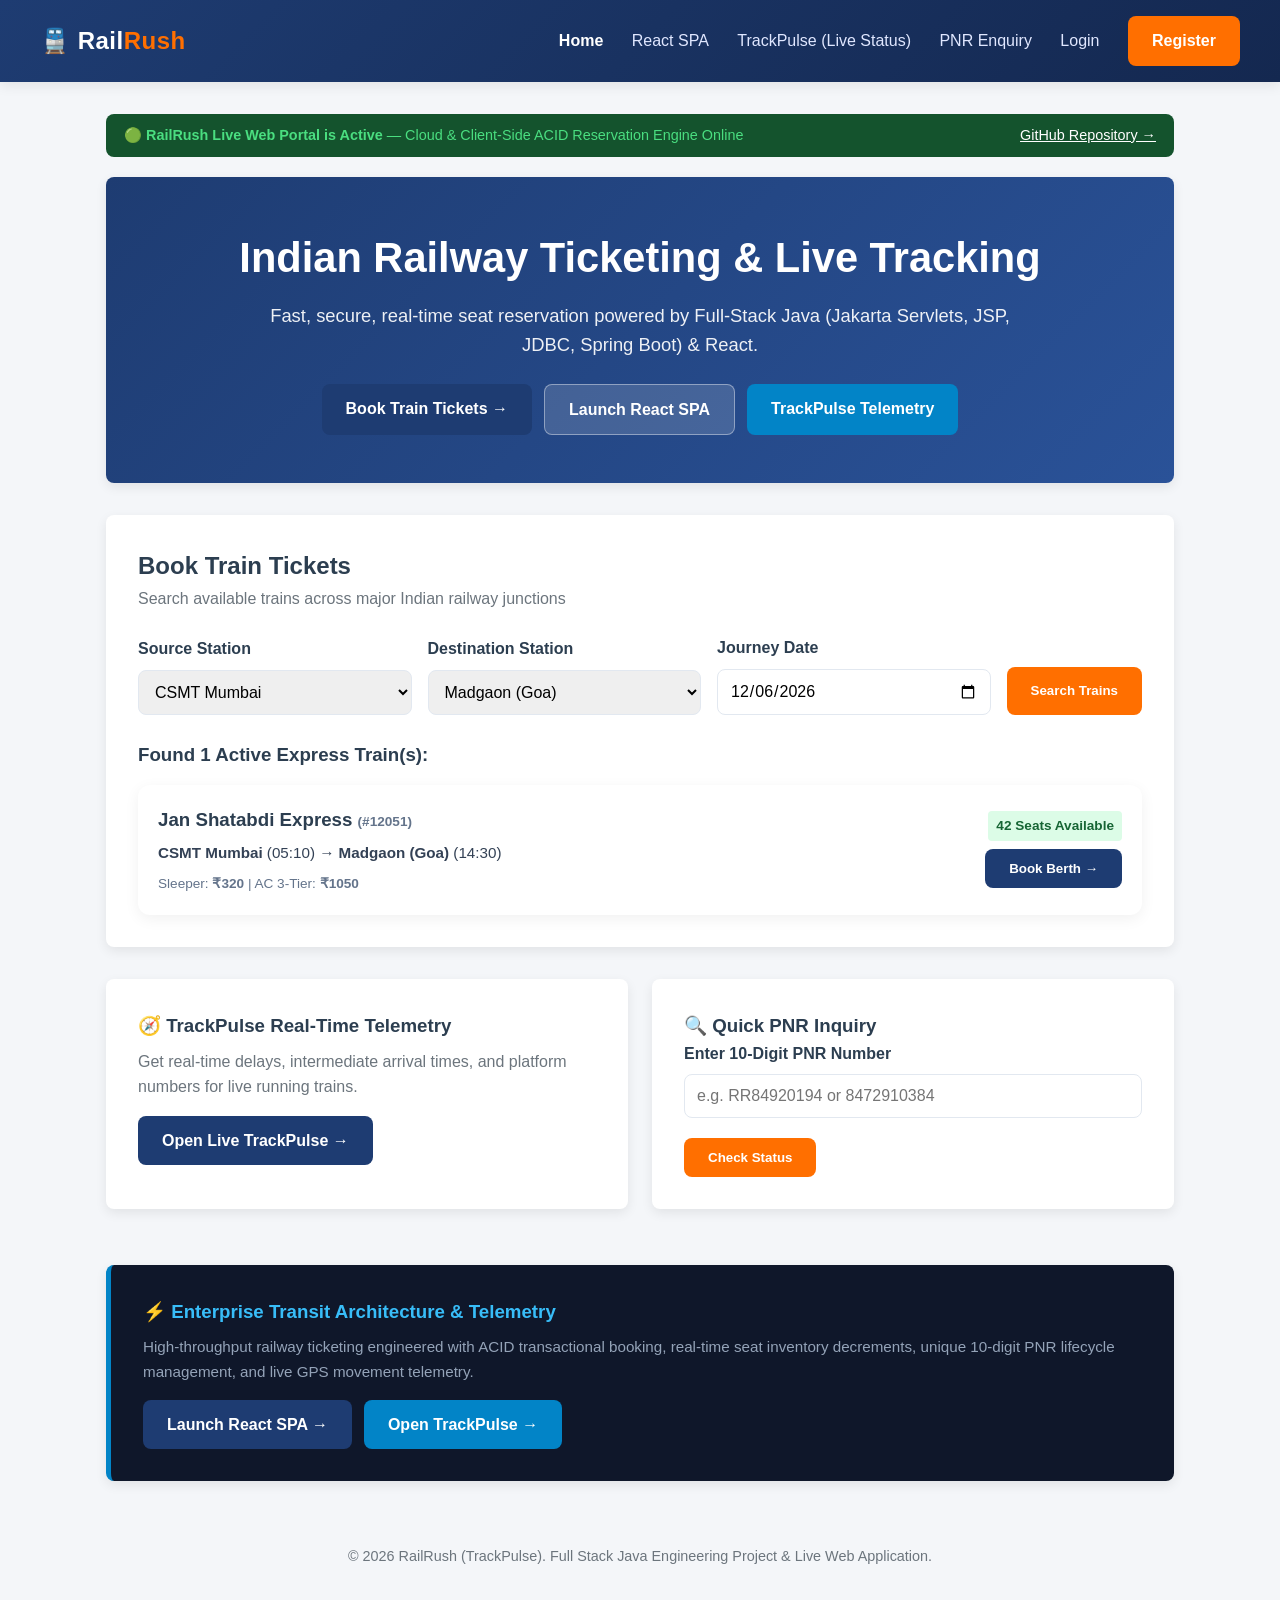
<file: index.html>
<!DOCTYPE html>
<html lang="en">
<head>
    <meta charset="UTF-8">
    <meta name="viewport" content="width=device-width, initial-scale=1.0">
    <title>RailRush - Next-Gen Railway Booking &amp; TrackPulse</title>
    <link rel="stylesheet" href="css/style.css">
    <script src="js/validation.js"></script>
    <style>
        .train-result-card {
            background: #ffffff;
            border-radius: 12px;
            padding: 20px;
            margin-top: 15px;
            border-left: 5px solid var(--primary-color);
            box-shadow: 0 4px 15px rgba(0,0,0,0.06);
            display: flex;
            justify-content: space-between;
            align-items: center;
            flex-wrap: wrap;
            gap: 15px;
        }
        .modal-overlay {
            display: none;
            position: fixed;
            top: 0; left: 0; right: 0; bottom: 0;
            background: rgba(15, 23, 42, 0.75);
            backdrop-filter: blur(4px);
            z-index: 1000;
            align-items: center;
            justify-content: center;
            padding: 20px;
        }
        .modal-box {
            background: #ffffff;
            border-radius: 16px;
            padding: 30px;
            max-width: 520px;
            width: 100%;
            box-shadow: 0 20px 40px rgba(0,0,0,0.3);
            border-top: 5px solid var(--secondary-color);
        }
        .ticket-modal-box {
            background: #0f172a;
            color: #ffffff;
            border-radius: 16px;
            padding: 30px;
            max-width: 600px;
            width: 100%;
            box-shadow: 0 20px 40px rgba(0,0,0,0.5);
            border: 1px solid #38bdf8;
        }
    </style>
</head>
<body>
    <header>
        <div class="nav-container">
            <a href="index.html" class="logo">🚆 Rail<span>Rush</span></a>
            <nav>
                <a href="index.html" style="color: var(--secondary-color); font-weight: bold;">Home</a>
                <a href="spa.html">React SPA</a>
                <a href="track_pulse.html">TrackPulse (Live Status)</a>
                <a href="#pnrSection">PNR Enquiry</a>
                <a href="login.html">Login</a>
                <a href="login.html?tab=register" class="btn btn-sm">Register</a>
            </nav>
        </div>
    </header>

    <div class="container">
        <!-- Live Status Bar -->
        <div style="background: #14532d; color: #4ade80; padding: 10px 18px; border-radius: 8px; margin-bottom: 20px; display: flex; justify-content: space-between; align-items: center; flex-wrap: wrap; font-size: 0.9rem;">
            <span>🟢 <strong>RailRush Live Web Portal is Active</strong> &mdash; Cloud &amp; Client-Side ACID Reservation Engine Online</span>
            <span><a href="https://github.com/aaryachavan076-gif/Project-Title-RailRush-or-TrackPulse-" target="_blank" style="color: #ffffff; text-decoration: underline;">GitHub Repository &rarr;</a></span>
        </div>

        <div class="card" style="text-align: center; background: linear-gradient(135deg, #1e3c72 0%, #2a5298 100%); color: white; padding: 3rem 1.5rem;">
            <h1 style="font-size: 2.6rem; margin-bottom: 0.6rem;">Indian Railway Ticketing &amp; Live Tracking</h1>
            <p style="font-size: 1.15rem; opacity: 0.92; max-width: 750px; margin: 0 auto 1.5rem;">
                Fast, secure, real-time seat reservation powered by Full-Stack Java (Jakarta Servlets, JSP, JDBC, Spring Boot) &amp; React.
            </p>
            <div style="display: flex; gap: 12px; justify-content: center; flex-wrap: wrap;">
                <a href="#bookingSection" class="btn btn-secondary">Book Train Tickets &rarr;</a>
                <a href="spa.html" class="btn" style="background: rgba(255,255,255,0.15); border: 1px solid rgba(255,255,255,0.4); color: #fff;">Launch React SPA</a>
                <a href="track_pulse.html" class="btn" style="background: #0284c7; color: #fff;">TrackPulse Telemetry</a>
            </div>
        </div>

        <!-- Train Search & Booking Section -->
        <div class="card" id="bookingSection">
            <h2>Book Train Tickets</h2>
            <p style="color: var(--text-muted); margin-bottom: 1.5rem;">Search available trains across major Indian railway junctions</p>

            <form id="trainSearchForm" onsubmit="handleLiveSearch(event)">
                <div style="display: grid; grid-template-columns: 1fr 1fr 1fr auto; gap: 1rem; align-items: flex-end;">
                    <div class="form-group" style="margin-bottom: 0;">
                        <label for="source">Source Station</label>
                        <select id="source" name="source" class="form-control" required>
                            <option value="">Select Origin</option>
                            <option value="CSMT Mumbai" selected>CSMT Mumbai</option>
                            <option value="Dadar">Dadar</option>
                            <option value="Thane">Thane</option>
                            <option value="Pune Junction">Pune Junction</option>
                            <option value="Hazrat Nizamuddin">Hazrat Nizamuddin (Delhi)</option>
                            <option value="Madgaon (Goa)">Madgaon (Goa)</option>
                        </select>
                    </div>

                    <div class="form-group" style="margin-bottom: 0;">
                        <label for="destination">Destination Station</label>
                        <select id="destination" name="destination" class="form-control" required>
                            <option value="">Select Destination</option>
                            <option value="Madgaon (Goa)" selected>Madgaon (Goa)</option>
                            <option value="Hazrat Nizamuddin">Hazrat Nizamuddin (Delhi)</option>
                            <option value="Pune Junction">Pune Junction</option>
                            <option value="CSMT Mumbai">CSMT Mumbai</option>
                        </select>
                    </div>

                    <div class="form-group" style="margin-bottom: 0;">
                        <label for="date">Journey Date</label>
                        <input type="date" id="date" name="date" class="form-control" required>
                    </div>

                    <div>
                        <button type="submit" class="btn" style="height: 48px;">Search Trains</button>
                    </div>
                </div>
            </form>

            <!-- Search Results Display Area -->
            <div id="searchResultsArea" style="margin-top: 25px;"></div>
        </div>

        <!-- Live Telemetry & PNR Inquiry Grid -->
        <div style="display: grid; grid-template-columns: 1fr 1fr; gap: 1.5rem;" id="pnrSection">
            <div class="card">
                <h3>🧭 TrackPulse Real-Time Telemetry</h3>
                <p style="margin: 0.5rem 0 1rem; color: var(--text-muted);">
                    Get real-time delays, intermediate arrival times, and platform numbers for live running trains.
                </p>
                <a href="track_pulse.html" class="btn btn-secondary">Open Live TrackPulse &rarr;</a>
            </div>

            <div class="card">
                <h3>🔍 Quick PNR Inquiry</h3>
                <form onsubmit="handlePNRCheck(event)">
                    <div class="form-group">
                        <label for="pnrInput">Enter 10-Digit PNR Number</label>
                        <input type="text" id="pnrInput" class="form-control" placeholder="e.g. RR84920194 or 8472910384" maxlength="10" required>
                    </div>
                    <button type="submit" class="btn">Check Status</button>
                </form>
            </div>
        </div>

        <!-- Enterprise Architecture Feature Card -->
        <div class="card" style="margin-top: 1.5rem; background: #0f172a; color: white; border-left: 5px solid #0284c7;">
            <div style="display: flex; justify-content: space-between; align-items: center; flex-wrap: wrap; gap: 1rem;">
                <div>
                    <h3 style="color: #38bdf8; margin: 0 0 0.5rem;">⚡ Enterprise Transit Architecture &amp; Telemetry</h3>
                    <p style="color: #94a3b8; margin: 0; font-size: 0.95rem;">
                        High-throughput railway ticketing engineered with ACID transactional booking, real-time seat inventory decrements, unique 10-digit PNR lifecycle management, and live GPS movement telemetry.
                    </p>
                </div>
                <div style="display: flex; gap: 0.75rem;">
                    <a href="spa.html" class="btn btn-secondary">Launch React SPA &rarr;</a>
                    <a href="track_pulse.html" class="btn" style="background: #0284c7; color: #fff;">Open TrackPulse &rarr;</a>
                </div>
            </div>
        </div>
    </div>

    <!-- Booking Modal -->
    <div id="bookingModal" class="modal-overlay">
        <div class="modal-box">
            <h3 id="modalTrainTitle" style="color: var(--primary-color); margin-top: 0;">Reserve Berth</h3>
            <p id="modalTrainSub" style="color: var(--text-muted); font-size: 0.9rem; margin-bottom: 1.2rem;"></p>

            <form id="passengerBookingForm" onsubmit="handleConfirmBooking(event)">
                <div class="form-group">
                    <label for="passengerName">Passenger Full Name</label>
                    <input type="text" id="passengerName" class="form-control" placeholder="e.g. Aarya Chavan" required>
                </div>
                <div style="display: grid; grid-template-columns: 1fr 1fr; gap: 12px;">
                    <div class="form-group">
                        <label for="passengerAge">Passenger Age</label>
                        <input type="number" id="passengerAge" class="form-control" min="1" max="120" placeholder="e.g. 21" required>
                    </div>
                    <div class="form-group">
                        <label for="passengerGender">Gender</label>
                        <select id="passengerGender" class="form-control">
                            <option value="FEMALE">Female</option>
                            <option value="MALE">Male</option>
                            <option value="OTHER">Other</option>
                        </select>
                    </div>
                </div>
                <div class="form-group">
                    <label for="travelClass">Class of Travel</label>
                    <select id="travelClass" class="form-control" onchange="updateFareDisplay()">
                        <option value="SLEEPER">Sleeper (SL)</option>
                        <option value="AC_3_TIER">AC 3-Tier (3A)</option>
                    </select>
                </div>
                <div style="background: #f1f5f9; padding: 12px; border-radius: 8px; margin-bottom: 20px; font-weight: bold; color: var(--primary-color);">
                    Calculated Fare: <span id="fareDisplay">&#8377;320.00</span>
                </div>
                <div style="display: flex; gap: 10px;">
                    <button type="submit" class="btn" style="flex: 1;">Confirm &amp; Issue PNR</button>
                    <button type="button" class="btn" style="background: #64748b;" onclick="closeBookingModal()">Cancel</button>
                </div>
            </form>
        </div>
    </div>

    <!-- Ticket Confirmation Modal -->
    <div id="ticketModal" class="modal-overlay">
        <div class="ticket-modal-box">
            <div style="display: flex; justify-content: space-between; align-items: center; border-bottom: 1px solid #334155; padding-bottom: 12px; margin-bottom: 16px;">
                <h2 style="margin: 0; color: #38bdf8;">🚆 E-Ticket &amp; PNR Confirmation</h2>
                <span style="background: #14532d; color: #4ade80; padding: 4px 10px; border-radius: 4px; font-weight: bold; font-size: 0.85rem;">CONFIRMED</span>
            </div>
            <div id="ticketDetailsBody"></div>
            <div style="margin-top: 24px; display: flex; gap: 12px;">
                <button class="btn" style="background: #22c55e;" onclick="window.print()">🖨️ Print Ticket</button>
                <button class="btn" style="background: #64748b;" onclick="closeTicketModal()">Close</button>
            </div>
        </div>
    </div>

    <footer>
        <p>&copy; 2026 RailRush (TrackPulse). Full Stack Java Engineering Project &amp; Live Web Application.</p>
    </footer>

    <!-- Interactive Live Engine Script -->
    <script>
        // Set default date to tomorrow
        const tomorrow = new Date();
        tomorrow.setDate(tomorrow.getDate() + 1);
        document.getElementById('date').value = tomorrow.toISOString().split('T')[0];

        // Master Train Catalog
        let fleetData = [
            { number: "12051", name: "Jan Shatabdi Express", from: "CSMT Mumbai", to: "Madgaon (Goa)", dept: "05:10", arr: "14:30", fareSL: 320, fareAC: 1050, available: 42, total: 500 },
            { number: "22221", name: "Rajdhani Express", from: "CSMT Mumbai", to: "Hazrat Nizamuddin", dept: "16:00", arr: "09:55", fareSL: 650, fareAC: 2450, available: 18, total: 450 },
            { number: "12123", name: "Deccan Queen Express", from: "CSMT Mumbai", to: "Pune Junction", dept: "17:10", arr: "20:25", fareSL: 120, fareAC: 480, available: 124, total: 600 },
            { number: "11019", name: "Konark Express", from: "CSMT Mumbai", to: "Pune Junction", dept: "14:00", arr: "17:45", fareSL: 140, fareAC: 520, available: 85, total: 550 }
        ];

        let selectedActiveTrain = null;
        let storedBookings = {
            "RR84920194": {
                pnr: "RR84920194",
                passengerName: "Aarya Chavan",
                passengerAge: 21,
                passengerGender: "FEMALE",
                trainNumber: "12051",
                trainName: "Jan Shatabdi Express",
                from: "CSMT Mumbai",
                to: "Madgaon (Goa)",
                travelClass: "AC 3-Tier (3A)",
                fare: 1050,
                berth: "Coach B2 - Berth 31 (Lower)",
                journeyDate: "2026-10-25"
            }
        };

        function handleLiveSearch(e) {
            e.preventDefault();
            const src = document.getElementById('source').value;
            const dest = document.getElementById('destination').value;

            if (src.toLowerCase() === dest.toLowerCase()) {
                alert("Source and Destination stations cannot be identical!");
                return;
            }

            const results = fleetData.filter(t => 
                (src === "" || t.from.toLowerCase() === src.toLowerCase()) &&
                (dest === "" || t.to.toLowerCase() === dest.toLowerCase())
            );

            renderSearchResults(results);
        }

        function renderSearchResults(trains) {
            const container = document.getElementById('searchResultsArea');
            if (trains.length === 0) {
                container.innerHTML = `
                    <div style="background: #fff3cd; border: 1px solid #ffeeba; color: #856404; padding: 15px; border-radius: 8px;">
                        No direct trains found between selected stations. Try searching for <strong>CSMT Mumbai &rarr; Madgaon (Goa)</strong> or <strong>CSMT Mumbai &rarr; Pune Junction</strong>.
                    </div>
                `;
                return;
            }

            let html = `<h3>Found ${trains.length} Active Express Train(s):</h3>`;
            trains.forEach(t => {
                html += `
                    <div class="train-result-card">
                        <div>
                            <h3 style="margin: 0 0 6px; color: var(--primary-color);">${t.name} <span style="font-size: 0.85rem; color: #64748b;">(#${t.number})</span></h3>
                            <div style="font-size: 0.95rem; color: #334155; margin-bottom: 8px;">
                                <strong>${t.from}</strong> (${t.dept}) &rarr; <strong>${t.to}</strong> (${t.arr})
                            </div>
                            <div style="font-size: 0.85rem; color: #64748b;">
                                Sleeper: <strong>&#8377;${t.fareSL}</strong> | AC 3-Tier: <strong>&#8377;${t.fareAC}</strong>
                            </div>
                        </div>
                        <div style="text-align: right;">
                            <div style="margin-bottom: 8px;">
                                <span class="badge ${t.available > 10 ? 'badge-success' : 'badge-warning'}">
                                    ${t.available} Seats Available
                                </span>
                            </div>
                            <button class="btn btn-sm btn-secondary" onclick="openBookingModal('${t.number}')">Book Berth &rarr;</button>
                        </div>
                    </div>
                `;
            });
            container.innerHTML = html;
        }

        function openBookingModal(trainNumber) {
            selectedActiveTrain = fleetData.find(t => t.number === trainNumber);
            if (!selectedActiveTrain) return;

            document.getElementById('modalTrainTitle').textContent = `Book Berth: ${selectedActiveTrain.name}`;
            document.getElementById('modalTrainSub').textContent = `Train #${selectedActiveTrain.number} | ${selectedActiveTrain.from} to ${selectedActiveTrain.to}`;
            updateFareDisplay();
            document.getElementById('bookingModal').style.display = 'flex';
        }

        function closeBookingModal() {
            document.getElementById('bookingModal').style.display = 'none';
        }

        function updateFareDisplay() {
            if (!selectedActiveTrain) return;
            const cls = document.getElementById('travelClass').value;
            const fare = cls === 'SLEEPER' ? selectedActiveTrain.fareSL : selectedActiveTrain.fareAC;
            document.getElementById('fareDisplay').innerHTML = `&#8377;${fare}.00`;
        }

        function handleConfirmBooking(e) {
            e.preventDefault();
            const name = document.getElementById('passengerName').value.trim();
            const age = parseInt(document.getElementById('passengerAge').value, 10);
            const gender = document.getElementById('passengerGender').value;
            const travelClass = document.getElementById('travelClass').value;

            if (selectedActiveTrain.available <= 0) {
                alert("Error: Quota full! SeatUnavailableException triggered.");
                return;
            }

            // Decrement available seat count (ACID simulation)
            selectedActiveTrain.available--;

            const pnr = "RR" + Math.floor(10000000 + Math.random() * 90000000);
            const fare = travelClass === 'SLEEPER' ? selectedActiveTrain.fareSL : selectedActiveTrain.fareAC;
            const berth = (travelClass === 'SLEEPER' ? 'Coach S2 - Berth ' : 'Coach B1 - Berth ') + (Math.floor(Math.random() * 72) + 1);

            const booking = {
                pnr,
                passengerName: name,
                passengerAge: age,
                passengerGender: gender,
                trainNumber: selectedActiveTrain.number,
                trainName: selectedActiveTrain.name,
                from: selectedActiveTrain.from,
                to: selectedActiveTrain.to,
                travelClass: travelClass === 'SLEEPER' ? 'Sleeper (SL)' : 'AC 3-Tier (3A)',
                fare,
                berth,
                journeyDate: document.getElementById('date').value
            };

            storedBookings[pnr] = booking;
            closeBookingModal();
            displayTicketModal(booking);

            // Re-render search results to update remaining seat count
            handleLiveSearch(new Event('submit'));
        }

        function displayTicketModal(b) {
            const body = document.getElementById('ticketDetailsBody');
            body.innerHTML = `
                <div style="background: #1e293b; padding: 20px; border-radius: 12px; margin-bottom: 15px;">
                    <div style="display: flex; justify-content: space-between; font-size: 1.1rem; border-bottom: 1px solid #334155; padding-bottom: 10px; margin-bottom: 12px;">
                        <span>PNR: <strong style="color: #38bdf8;">${b.pnr}</strong></span>
                        <span style="color: #f59e0b;">Date: ${b.journeyDate}</span>
                    </div>
                    <p style="margin: 0 0 8px;"><strong>Passenger:</strong> ${b.passengerName} (${b.passengerAge} yrs, ${b.passengerGender})</p>
                    <p style="margin: 0 0 8px;"><strong>Train:</strong> ${b.trainName} (#${b.trainNumber})</p>
                    <p style="margin: 0 0 8px;"><strong>Route:</strong> ${b.from} &rarr; ${b.to}</p>
                    <p style="margin: 0 0 8px;"><strong>Class &amp; Berth:</strong> ${b.travelClass} | <span style="color: #4ade80; font-weight: bold;">${b.berth}</span></p>
                    <p style="margin: 0;"><strong>Total Fare:</strong> &#8377;${b.fare}.00 (PAID)</p>
                </div>
                <div style="font-size: 0.85rem; color: #94a3b8;">
                    ✓ E-Ticket confirmed under RailRush ACID transaction protocol. Please carry a valid Government ID card.
                </div>
            `;
            document.getElementById('ticketModal').style.display = 'flex';
        }

        function closeTicketModal() {
            document.getElementById('ticketModal').style.display = 'none';
        }

        function handlePNRCheck(e) {
            e.preventDefault();
            const pnr = document.getElementById('pnrInput').value.trim();
            if (storedBookings[pnr]) {
                displayTicketModal(storedBookings[pnr]);
            } else {
                alert("PNR " + pnr + " not found in local ledger. Try demo PNR: RR84920194 or book a new ticket above!");
            }
        }

        // Initialize default search on page load
        window.addEventListener('DOMContentLoaded', () => {
            handleLiveSearch(new Event('submit'));
        });
    </script>
</body>
</html>
</file>
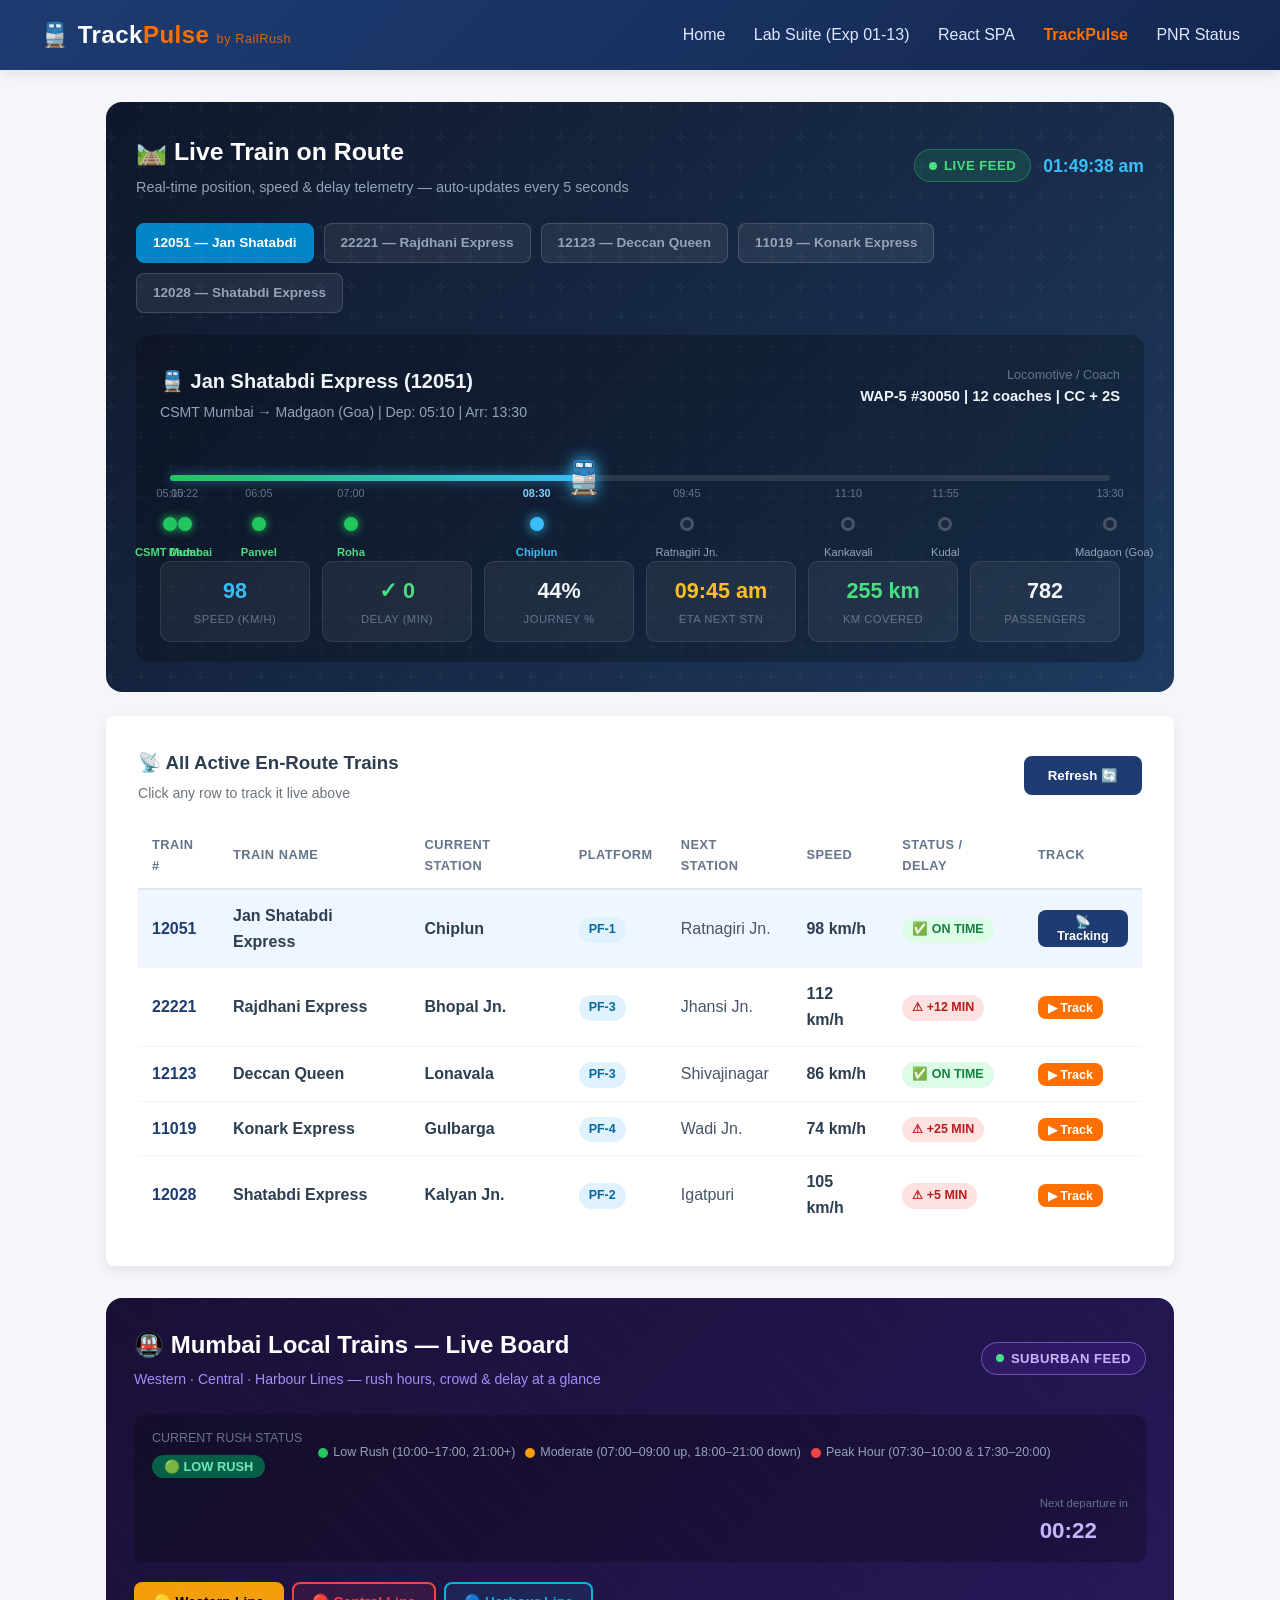
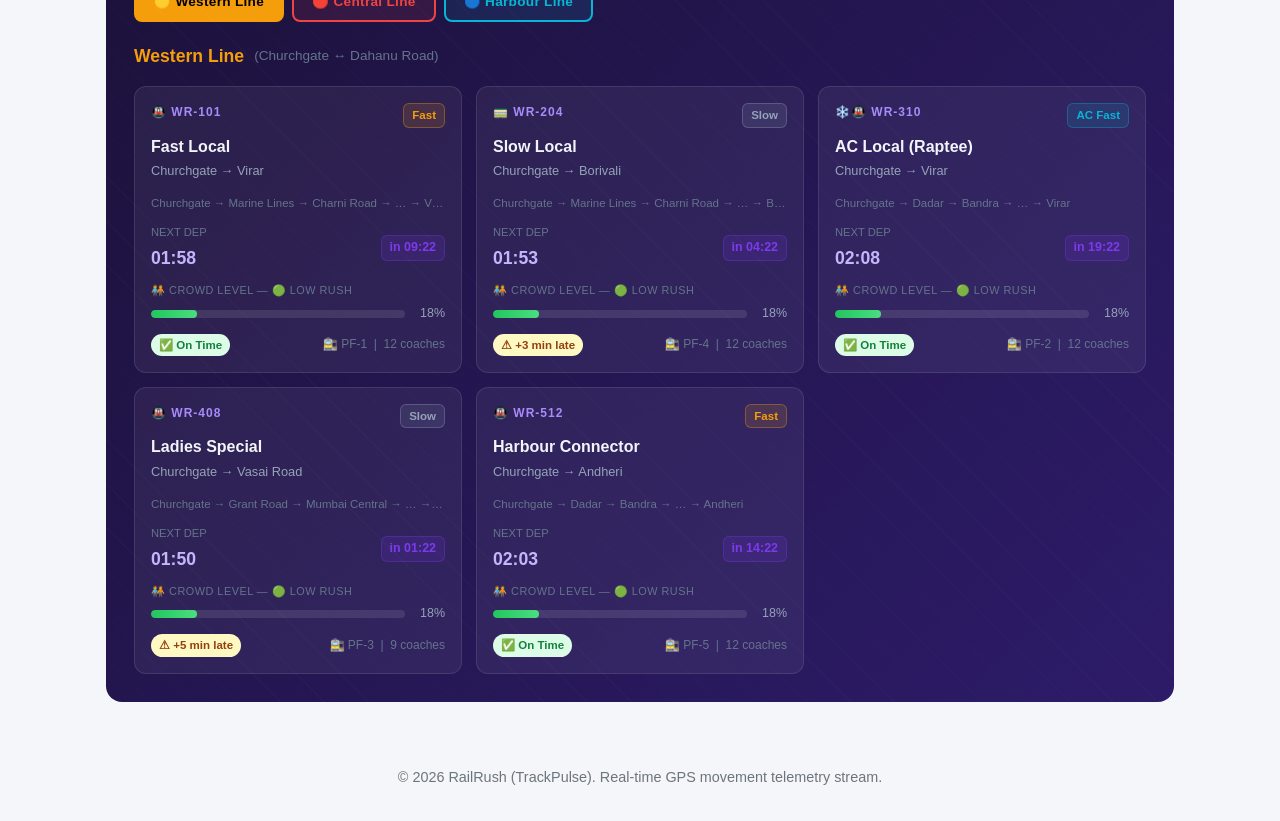
<file: track_pulse.html>
<!DOCTYPE html>
<html lang="en">
<head>
    <meta charset="UTF-8">
    <meta name="viewport" content="width=device-width, initial-scale=1.0">
    <title>TrackPulse - Real-Time Train Movement Telemetry</title>
    <link rel="stylesheet" href="css/style.css">
    <style>
        /* ── Live Train Map ── */
        .live-train-section {
            background: linear-gradient(135deg, #0f172a 0%, #1e3a5f 100%);
            border-radius: 16px;
            padding: 30px;
            margin-bottom: 24px;
            color: white;
            position: relative;
            overflow: hidden;
        }
        .live-train-section::before {
            content: "";
            position: absolute; inset: 0;
            background: url("data:image/svg+xml,%3Csvg width='60' height='60' viewBox='0 0 60 60' xmlns='http://www.w3.org/2000/svg'%3E%3Cg fill='none' fill-rule='evenodd'%3E%3Cg fill='%23ffffff' fill-opacity='0.03'%3E%3Cpath d='M36 34v-4h-2v4h-4v2h4v4h2v-4h4v-2h-4zm0-30V0h-2v4h-4v2h4v4h2V6h4V4h-4zM6 34v-4H4v4H0v2h4v4h2v-4h4v-2H6zM6 4V0H4v4H0v2h4v4h2V6h4V4H6z'/%3E%3C/g%3E%3C/g%3E%3C/svg%3E");
            pointer-events: none;
        }
        .section-header {
            display: flex; justify-content: space-between;
            align-items: center; flex-wrap: wrap;
            gap: 12px; margin-bottom: 24px;
        }
        .live-dot {
            display: inline-flex; align-items: center; gap: 7px;
            background: rgba(34,197,94,0.15); border: 1px solid rgba(34,197,94,0.4);
            border-radius: 999px; padding: 5px 14px;
            font-size: 0.82rem; font-weight: 600; color: #4ade80; letter-spacing: 0.5px;
        }
        .live-dot::before {
            content: ""; width: 8px; height: 8px;
            background: #4ade80; border-radius: 50%;
            animation: blink 1.2s ease-in-out infinite;
        }
        @keyframes blink {
            0%,100%{ opacity:1; transform:scale(1); }
            50%    { opacity:0.3; transform:scale(0.7); }
        }

        /* ── Train selector tabs ── */
        .train-tabs { display:flex; gap:10px; flex-wrap:wrap; margin-bottom:22px; }
        .train-tab {
            padding: 8px 16px; border-radius: 8px;
            border: 1px solid rgba(255,255,255,0.15);
            background: rgba(255,255,255,0.07); color: #94a3b8;
            cursor: pointer; font-size: 0.85rem; font-weight: 600;
            transition: all 0.2s;
        }
        .train-tab:hover  { background:rgba(255,255,255,0.12); color:#e2e8f0; }
        .train-tab.active { background:#0284c7; border-color:#0284c7; color:#fff; }

        /* ── Route Track ── */
        .route-track-wrap {
            background: rgba(0,0,0,0.25); border-radius: 14px;
            padding: 30px 24px 20px; position: relative;
        }
        .route-meta {
            display: flex; justify-content: space-between;
            align-items: flex-start; flex-wrap: wrap;
            gap: 12px; margin-bottom: 30px;
        }
        .route-meta h3 { font-size:1.25rem; color:#f1f5f9; margin:0; }
        .route-meta p  { color:#94a3b8; font-size:0.88rem; margin:4px 0 0; }

        /* ── Animated Track ── */
        .track-container { position:relative; padding:0 10px; margin-bottom:12px; }
        .track-line {
            position:relative; height:6px;
            background:rgba(255,255,255,0.1); border-radius:3px;
            margin: 52px 0 80px;
        }
        .track-progress {
            position:absolute; left:0; top:0; height:100%;
            background:linear-gradient(90deg,#22c55e,#38bdf8);
            border-radius:3px; transition:width 0.8s cubic-bezier(.4,0,.2,1);
            box-shadow:0 0 12px rgba(56,189,248,0.5);
        }
        .train-icon {
            position:absolute; top:50%;
            transform:translate(-50%,-50%);
            font-size:2rem; transition:left 0.8s cubic-bezier(.4,0,.2,1);
            filter:drop-shadow(0 0 8px #38bdf8); z-index:10;
            animation:trainBounce 0.5s ease-in-out infinite alternate;
        }
        @keyframes trainBounce {
            from { transform:translate(-50%,-60%); }
            to   { transform:translate(-50%,-40%); }
        }
        .stations-row {
            display:flex; justify-content:space-between;
            position:absolute; left:10px; right:10px; top:0;
        }
        .station-pin {
            display:flex; flex-direction:column;
            align-items:center; position:absolute;
        }
        .station-dot {
            width:14px; height:14px; border-radius:50%;
            border:3px solid #334155; background:#334155;
            position:relative; top:42px;
            transition:all 0.4s; z-index:5;
        }
        .station-dot.passed  { background:#22c55e; border-color:#22c55e; box-shadow:0 0 8px #22c55e; }
        .station-dot.current { background:#38bdf8; border-color:#38bdf8; box-shadow:0 0 12px #38bdf8; animation:currentPulse 1.5s ease infinite; }
        .station-dot.ahead   { background:#1e293b; border-color:#475569; }
        @keyframes currentPulse {
            0%,100%{ box-shadow:0 0 8px #38bdf8; }
            50%    { box-shadow:0 0 20px #38bdf8,0 0 30px rgba(56,189,248,0.4); }
        }
        .station-label {
            font-size:0.7rem; color:#94a3b8; text-align:center;
            max-width:70px; line-height:1.3;
            position:absolute; top:70px; left:50%;
            transform:translateX(-50%); white-space:nowrap;
        }
        .station-label.passed  { color:#4ade80; font-weight:600; }
        .station-label.current { color:#38bdf8; font-weight:700; }
        .station-time {
            position:absolute; top:10px; left:50%;
            transform:translateX(-50%);
            font-size:0.68rem; color:#64748b; white-space:nowrap;
        }
        .station-time.current { color:#7dd3fc; font-weight:600; }

        /* ── Stats strip ── */
        .stats-strip {
            display:grid; grid-template-columns:repeat(auto-fit,minmax(110px,1fr));
            gap:12px; margin-top:20px;
        }
        .stat-chip {
            background:rgba(255,255,255,0.06); border:1px solid rgba(255,255,255,0.09);
            border-radius:10px; padding:12px 14px; text-align:center;
        }
        .stat-chip .val { font-size:1.35rem; font-weight:700; color:#f1f5f9; }
        .stat-chip .lbl { font-size:0.7rem; color:#64748b; margin-top:2px; text-transform:uppercase; letter-spacing:0.5px; }
        .stat-chip.green .val { color:#4ade80; }
        .stat-chip.red   .val { color:#f87171; }
        .stat-chip.blue  .val { color:#38bdf8; }
        .stat-chip.yellow .val { color:#fbbf24; }

        /* ── Telemetry Table ── */
        .tele-table { width:100%; border-collapse:collapse; text-align:left; }
        .tele-table th { padding:12px 14px; color:#64748b; font-size:0.8rem; text-transform:uppercase; letter-spacing:0.5px; border-bottom:2px solid #e2e8f0; }
        .tele-table td { padding:13px 14px; border-bottom:1px solid #f1f5f9; vertical-align:middle; }
        .tele-table tr:last-child td { border-bottom:none; }
        .tele-table tr:hover td { background:#f8fafc; }
        .tele-table tr.tracking-row td { background:#eff6ff; }
        .badge-live { display:inline-block; padding:3px 10px; border-radius:999px; font-size:0.78rem; font-weight:600; }
        .badge-on-time { background:#dcfce7; color:#15803d; }
        .badge-delay   { background:#fee2e2; color:#b91c1c; }

        #liveClock { font-size:1.1rem; font-weight:700; color:#38bdf8; font-variant-numeric:tabular-nums; }

        @media(max-width:640px){
            .station-label { font-size:0.6rem; max-width:52px; }
            .train-icon    { font-size:1.4rem; }
        }

        /* ══════════════════════════════════════
           MUMBAI LOCAL TRAINS — extra styles
        ══════════════════════════════════════ */
        .local-section {
            background: linear-gradient(135deg, #1a1035 0%, #2d1b69 100%);
            border-radius: 16px; padding: 28px;
            margin-top: 24px; color: white; position: relative; overflow: hidden;
        }
        .local-section::before {
            content:""; position:absolute; inset:0; pointer-events:none;
            background: repeating-linear-gradient(
                45deg, transparent, transparent 30px,
                rgba(255,255,255,0.015) 30px, rgba(255,255,255,0.015) 31px
            );
        }
        /* Line tabs */
        .line-tabs { display:flex; gap:8px; flex-wrap:wrap; margin-bottom:20px; }
        .line-tab {
            padding:7px 18px; border-radius:8px; border:2px solid transparent;
            font-size:0.85rem; font-weight:700; cursor:pointer; transition:all 0.2s;
            letter-spacing:0.3px;
        }
        .line-tab.wr       { border-color:#f59e0b; color:#f59e0b; background:rgba(245,158,11,0.1); }
        .line-tab.wr.active{ background:#f59e0b; color:#000; }
        .line-tab.cr       { border-color:#ef4444; color:#ef4444; background:rgba(239,68,68,0.1); }
        .line-tab.cr.active{ background:#ef4444; color:#fff; }
        .line-tab.hr       { border-color:#06b6d4; color:#06b6d4; background:rgba(6,182,212,0.1); }
        .line-tab.hr.active{ background:#06b6d4; color:#fff; }

        /* Rush meter */
        .rush-bar-wrap { display:flex; align-items:center; gap:10px; }
        .rush-bar-bg {
            flex:1; height:8px; border-radius:4px;
            background:rgba(255,255,255,0.1); overflow:hidden;
        }
        .rush-bar-fill { height:100%; border-radius:4px; transition:width 0.6s ease; }
        .rush-low    { background:linear-gradient(90deg,#22c55e,#4ade80); }
        .rush-medium { background:linear-gradient(90deg,#f59e0b,#fbbf24); }
        .rush-high   { background:linear-gradient(90deg,#ef4444,#f87171); }

        /* Local train grid */
        .local-grid {
            display:grid; grid-template-columns:repeat(auto-fill, minmax(290px, 1fr));
            gap:14px; margin-top:4px;
        }
        .local-card {
            background:rgba(255,255,255,0.06); border:1px solid rgba(255,255,255,0.1);
            border-radius:12px; padding:16px; transition:background 0.2s;
            position:relative; overflow:hidden;
        }
        .local-card:hover { background:rgba(255,255,255,0.1); }
        .local-card .train-no {
            font-size:0.75rem; font-weight:700; letter-spacing:1px;
            color:#a78bfa; margin-bottom:4px; text-transform:uppercase;
        }
        .local-card .train-name {
            font-size:1rem; font-weight:700; color:#f1f5f9; margin-bottom:2px;
        }
        .local-card .route-line {
            font-size:0.8rem; color:#94a3b8; margin-bottom:12px;
        }
        .local-card .info-row {
            display:flex; justify-content:space-between; align-items:center;
            margin-bottom:10px; flex-wrap:wrap; gap:6px;
        }
        .local-card .next-dep {
            font-size:1.1rem; font-weight:800; color:#c4b5fd;
            font-variant-numeric:tabular-nums;
        }
        .local-card .countdown {
            font-size:0.78rem; color:#7c3aed; background:rgba(124,58,237,0.15);
            border:1px solid rgba(124,58,237,0.3); border-radius:6px;
            padding:2px 8px; font-weight:700; font-variant-numeric:tabular-nums;
        }
        .crowd-label { font-size:0.68rem; color:#64748b; text-transform:uppercase; letter-spacing:0.5px; margin-bottom:4px; }
        .delay-pill {
            font-size:0.72rem; font-weight:700; padding:2px 8px;
            border-radius:999px; white-space:nowrap;
        }
        .delay-ok     { background:#dcfce7; color:#15803d; }
        .delay-slight { background:#fef9c3; color:#92400e; }
        .delay-late   { background:#fee2e2; color:#b91c1c; }

        /* Peak hours info strip */
        .peak-info {
            background:rgba(0,0,0,0.25); border-radius:10px;
            padding:14px 18px; margin-bottom:20px;
            display:flex; flex-wrap:wrap; gap:16px; align-items:center;
        }
        .peak-info .peak-badge {
            padding:4px 12px; border-radius:999px; font-size:0.8rem; font-weight:700;
        }
        .peak-now { background:#7c3aed; color:#fff; }
        .off-peak { background:#065f46; color:#6ee7b7; }
        .peak-legend { display:flex; gap:10px; flex-wrap:wrap; }
        .peak-legend span {
            font-size:0.78rem; display:flex; align-items:center; gap:5px; color:#94a3b8;
        }
        .legend-dot { width:10px; height:10px; border-radius:50%; display:inline-block; }
    </style>
</head>
<body>
    <header>
        <div class="nav-container">
            <a href="index.html" class="logo">🚆 Track<span>Pulse</span> <span style="font-size:0.8rem;font-weight:400;opacity:0.8;">by RailRush</span></a>
            <nav>
                <a href="index.html">Home</a>
                <a href="experiments.html">Lab Suite (Exp 01-13)</a>
                <a href="spa.html">React SPA</a>
                <a href="track_pulse.html" style="color:var(--accent);font-weight:bold;">TrackPulse</a>
                <a href="index.html#pnrSection">PNR Status</a>
            </nav>
        </div>
    </header>

    <div class="container">

        <!-- ══════════  LIVE TRAIN MAP  ══════════ -->
        <div class="live-train-section">
            <div class="section-header">
                <div>
                    <h2 style="margin:0 0 4px;font-size:1.55rem;">🛤️ Live Train on Route</h2>
                    <p style="color:#94a3b8;margin:0;font-size:0.9rem;">
                        Real-time position, speed &amp; delay telemetry &mdash; auto-updates every 5 seconds
                    </p>
                </div>
                <div style="display:flex;gap:12px;align-items:center;flex-wrap:wrap;">
                    <span class="live-dot">LIVE FEED</span>
                    <span id="liveClock">--:--:--</span>
                </div>
            </div>

            <!-- Train selector tabs -->
            <div class="train-tabs" id="trainTabs"></div>

            <!-- Route Track Visualiser -->
            <div class="route-track-wrap">
                <div class="route-meta">
                    <div>
                        <h3 id="trainTitle">–</h3>
                        <p id="trainSubtitle">–</p>
                    </div>
                    <div style="text-align:right;">
                        <div style="font-size:0.8rem;color:#64748b;">Locomotive / Coach</div>
                        <div id="trainCoach" style="color:#f1f5f9;font-weight:700;font-size:0.92rem;">–</div>
                    </div>
                </div>

                <!-- Animated Track -->
                <div class="track-container" id="trackContainer">
                    <div class="track-line">
                        <div class="track-progress" id="trackProgress"></div>
                        <div class="train-icon" id="trainIcon">🚆</div>
                    </div>
                    <div class="stations-row" id="stationsRow"></div>
                </div>

                <!-- Stats Strip -->
                <div class="stats-strip">
                    <div class="stat-chip blue">
                        <div class="val" id="statSpeed">–</div>
                        <div class="lbl">Speed (km/h)</div>
                    </div>
                    <div class="stat-chip" id="statDelayChip">
                        <div class="val" id="statDelay">–</div>
                        <div class="lbl">Delay (min)</div>
                    </div>
                    <div class="stat-chip">
                        <div class="val" id="statProgress">–</div>
                        <div class="lbl">Journey %</div>
                    </div>
                    <div class="stat-chip yellow">
                        <div class="val" id="statETA">–</div>
                        <div class="lbl">ETA Next Stn</div>
                    </div>
                    <div class="stat-chip green">
                        <div class="val" id="statKm">–</div>
                        <div class="lbl">Km Covered</div>
                    </div>
                    <div class="stat-chip">
                        <div class="val" id="statPassengers">–</div>
                        <div class="lbl">Passengers</div>
                    </div>
                </div>
            </div>
        </div><!-- /live-train-section -->


        <!-- ══════════  ALL ACTIVE TRAINS TABLE  ══════════ -->
        <div class="card">
            <div style="display:flex;justify-content:space-between;align-items:center;flex-wrap:wrap;gap:12px;margin-bottom:1.2rem;">
                <div>
                    <h3 style="margin:0;">📡 All Active En-Route Trains</h3>
                    <p style="color:var(--text-muted);font-size:0.88rem;margin:4px 0 0;">Click any row to track it live above</p>
                </div>
                <button class="btn btn-sm btn-secondary" onclick="renderTable()">Refresh 🔄</button>
            </div>
            <div style="overflow-x:auto;">
                <table class="tele-table">
                    <thead>
                        <tr>
                            <th>Train #</th>
                            <th>Train Name</th>
                            <th>Current Station</th>
                            <th>Platform</th>
                            <th>Next Station</th>
                            <th>Speed</th>
                            <th>Status / Delay</th>
                            <th>Track</th>
                        </tr>
                    </thead>
                    <tbody id="telemetryBody"></tbody>
                </table>
            </div>
        </div>

        <!-- ══════════  MUMBAI LOCAL TRAINS  ══════════ -->
        <div class="local-section">
            <div class="section-header">
                <div>
                    <h2 style="margin:0 0 4px;font-size:1.5rem;">🚇 Mumbai Local Trains — Live Board</h2>
                    <p style="color:#a78bfa;margin:0;font-size:0.88rem;">
                        Western · Central · Harbour Lines &mdash; rush hours, crowd &amp; delay at a glance
                    </p>
                </div>
                <span class="live-dot" style="border-color:rgba(167,139,250,0.5);color:#c4b5fd;background:rgba(124,58,237,0.15);">
                    SUBURBAN FEED
                </span>
            </div>

            <!-- Peak-hour info strip -->
            <div class="peak-info">
                <div>
                    <div style="font-size:0.78rem;color:#64748b;margin-bottom:4px;">CURRENT RUSH STATUS</div>
                    <span class="peak-badge" id="rushStatusBadge">–</span>
                </div>
                <div class="peak-legend">
                    <span><span class="legend-dot" style="background:#22c55e;"></span> Low Rush (10:00–17:00, 21:00+)</span>
                    <span><span class="legend-dot" style="background:#f59e0b;"></span> Moderate (07:00–09:00 up, 18:00–21:00 down)</span>
                    <span><span class="legend-dot" style="background:#ef4444;"></span> Peak Hour (07:30–10:00 &amp; 17:30–20:00)</span>
                </div>
                <div style="margin-left:auto;">
                    <div style="font-size:0.72rem;color:#64748b;">Next departure in</div>
                    <div id="globalCountdown" style="font-size:1.4rem;font-weight:800;color:#c4b5fd;font-variant-numeric:tabular-nums;">–</div>
                </div>
            </div>

            <!-- Line selector tabs -->
            <div class="line-tabs">
                <div class="line-tab wr active" onclick="switchLine('WR')">🟡 Western Line</div>
                <div class="line-tab cr"        onclick="switchLine('CR')">🔴 Central Line</div>
                <div class="line-tab hr"        onclick="switchLine('HR')">🔵 Harbour Line</div>
            </div>

            <!-- Line name banner -->
            <div id="lineBanner" style="margin-bottom:16px;"></div>

            <!-- Cards grid -->
            <div class="local-grid" id="localGrid"></div>
        </div><!-- /local-section -->

    </div><!-- /container -->

    <footer>
        <p>&copy; 2026 RailRush (TrackPulse). Real-time GPS movement telemetry stream.</p>
    </footer>

    <script>
    // ═══════════════════════════════════════════════════════
    //  TRAINS DATA  — 5 trains with full route schedule
    // ═══════════════════════════════════════════════════════
    const TRAINS = [
        {
            number:"12051", name:"Jan Shatabdi Express",
            coach:"WAP-5 #30050 | 12 coaches | CC + 2S",
            passengers:782, totalKm:582, platform:"PF-1",
            route:[
                {name:"CSMT Mumbai",    time:"05:10", km:0  },
                {name:"Dadar",          time:"05:22", km:9  },
                {name:"Panvel",         time:"06:05", km:55 },
                {name:"Roha",           time:"07:00", km:112},
                {name:"Chiplun",        time:"08:30", km:227},
                {name:"Ratnagiri Jn.", time:"09:45", km:320},
                {name:"Kankavali",      time:"11:10", km:420},
                {name:"Kudal",          time:"11:55", km:480},
                {name:"Madgaon (Goa)", time:"13:30", km:582}
            ],
            currentStationIdx:4, delayMin:0,  speedKmh:98,  segFrac:0.3
        },
        {
            number:"22221", name:"Rajdhani Express",
            coach:"WAP-7 #30450 | 20 coaches | 1A + 2A + 3A",
            passengers:1340, totalKm:1386, platform:"PF-3",
            route:[
                {name:"CSMT Mumbai",    time:"16:00", km:0   },
                {name:"Kalyan Jn.",     time:"16:58", km:54  },
                {name:"Igatpuri",       time:"18:15", km:158 },
                {name:"Nasik Road",     time:"19:05", km:187 },
                {name:"Manmad Jn.",     time:"20:10", km:261 },
                {name:"Bhusaval Jn.",   time:"21:40", km:376 },
                {name:"Bhopal Jn.",     time:"02:30", km:771 },
                {name:"Jhansi Jn.",     time:"05:10", km:975 },
                {name:"Agra Cantt.",    time:"06:50", km:1109},
                {name:"H. Nizamuddin", time:"09:55", km:1386}
            ],
            currentStationIdx:6, delayMin:12, speedKmh:112, segFrac:0.6
        },
        {
            number:"12123", name:"Deccan Queen",
            coach:"WAP-4 #22000 | 15 coaches | CC + SL",
            passengers:910, totalKm:192, platform:"PF-3",
            route:[
                {name:"CSMT Mumbai",  time:"17:10", km:0  },
                {name:"Dadar",        time:"17:22", km:9  },
                {name:"Thane",        time:"17:45", km:34 },
                {name:"Kalyan Jn.",   time:"18:10", km:54 },
                {name:"Karjat",       time:"18:50", km:91 },
                {name:"Lonavala",     time:"19:25", km:121},
                {name:"Shivajinagar",time:"20:15", km:178},
                {name:"Pune Jn.",    time:"20:25", km:192}
            ],
            currentStationIdx:5, delayMin:0,  speedKmh:86,  segFrac:0.45
        },
        {
            number:"11019", name:"Konark Express",
            coach:"WAM-4 #21400 | 22 coaches | SL + GN",
            passengers:1628, totalKm:1614, platform:"PF-4",
            route:[
                {name:"CSMT Mumbai",    time:"08:05", km:0   },
                {name:"Dadar",          time:"08:17", km:9   },
                {name:"Solapur Jn.",   time:"14:20", km:466 },
                {name:"Gulbarga",       time:"16:35", km:594 },
                {name:"Wadi Jn.",       time:"17:40", km:653 },
                {name:"Guntakal Jn.",  time:"21:00", km:832 },
                {name:"Vijayawada Jn.",time:"03:00", km:1146},
                {name:"Bhubaneswar",   time:"13:00", km:1540},
                {name:"Puri",           time:"15:00", km:1614}
            ],
            currentStationIdx:3, delayMin:25, speedKmh:74,  segFrac:0.15
        },
        {
            number:"12028", name:"Shatabdi Express",
            coach:"WAP-5 #30065 | 13 coaches | EC + CC",
            passengers:640, totalKm:337, platform:"PF-2",
            route:[
                {name:"CSMT Mumbai", time:"06:25", km:0  },
                {name:"Dadar",       time:"06:37", km:9  },
                {name:"Kalyan Jn.", time:"07:10", km:54 },
                {name:"Igatpuri",   time:"08:20", km:158},
                {name:"Nasik Road", time:"09:00", km:187},
                {name:"Manmad Jn.", time:"09:55", km:261},
                {name:"Aurangabad", time:"11:25", km:337}
            ],
            currentStationIdx:2, delayMin:5,  speedKmh:105, segFrac:0.7
        }
    ];

    let activeTrain = 0;

    // ── Clock ──────────────────────────────────────────────
    function tick() {
        document.getElementById('liveClock').textContent =
            new Date().toLocaleTimeString('en-IN', {hour:'2-digit', minute:'2-digit', second:'2-digit'});
    }
    setInterval(tick, 1000);
    tick();

    // ── Tabs ───────────────────────────────────────────────
    function buildTabs() {
        document.getElementById('trainTabs').innerHTML =
            TRAINS.map((t, i) => `
                <div class="train-tab ${i===activeTrain?'active':''}"
                     onclick="selectTrain(${i})">
                    ${t.number} &mdash; ${t.name.split(' ').slice(0,2).join(' ')}
                </div>`).join('');
    }

    function selectTrain(i) {
        activeTrain = i;
        buildTabs();
        renderLiveMap();
        renderTable();
    }

    // ── Live Map ───────────────────────────────────────────
    function renderLiveMap() {
        const t     = TRAINS[activeTrain];
        const route = t.route;
        const ci    = t.currentStationIdx;
        const frac  = t.segFrac;

        const curKm  = route[ci].km;
        const nextKm = ci + 1 < route.length ? route[ci + 1].km : curKm;
        const kmNow  = curKm + (nextKm - curKm) * frac;
        const pct    = Math.min(99, Math.round((kmNow / t.totalKm) * 100));

        // Header
        document.getElementById('trainTitle').textContent =
            `🚆 ${t.name}  (${t.number})`;
        document.getElementById('trainSubtitle').textContent =
            `${route[0].name}  →  ${route[route.length-1].name}   |   Dep: ${route[0].time}   |   Arr: ${route[route.length-1].time}`;
        document.getElementById('trainCoach').textContent = t.coach;

        // Bar + icon
        document.getElementById('trackProgress').style.width = pct + '%';
        document.getElementById('trainIcon').style.left       = pct + '%';

        // Stats
        document.getElementById('statSpeed').textContent    = t.speedKmh;
        document.getElementById('statDelay').textContent    = t.delayMin === 0 ? '✓ 0' : '+' + t.delayMin;
        document.getElementById('statProgress').textContent = pct + '%';
        document.getElementById('statKm').textContent       = Math.round(kmNow) + ' km';
        document.getElementById('statPassengers').textContent = t.passengers.toLocaleString();

        const chip = document.getElementById('statDelayChip');
        chip.className = 'stat-chip ' + (t.delayMin > 10 ? 'red' : t.delayMin > 0 ? 'yellow' : 'green');

        if (ci + 1 < route.length) {
            const [h, m] = route[ci + 1].time.split(':').map(Number);
            const eta = new Date();
            eta.setHours(h, m + t.delayMin, 0);
            document.getElementById('statETA').textContent =
                eta.toLocaleTimeString('en-IN', {hour:'2-digit', minute:'2-digit'});
        } else {
            document.getElementById('statETA').textContent = 'Terminal';
        }

        // Stations
        document.getElementById('stationsRow').innerHTML = route.map((s, i) => {
            const state = i < ci ? 'passed' : i === ci ? 'current' : 'ahead';
            const pos   = (s.km / t.totalKm) * 100;
            return `
                <div class="station-pin" style="left:${pos}%;transform:translateX(-50%);">
                    <div style="position:relative;height:95px;">
                        <div class="station-time ${state==='current'?'current':''}">${s.time}</div>
                        <div class="station-dot ${state}"></div>
                        <div class="station-label ${state}">${s.name}</div>
                    </div>
                </div>`;
        }).join('');
    }

    // ── Table ──────────────────────────────────────────────
    function renderTable() {
        document.getElementById('telemetryBody').innerHTML = TRAINS.map((t, i) => {
            const cur  = t.route[t.currentStationIdx];
            const next = t.route[t.currentStationIdx + 1] || {name:'Terminal'};
            const badge = t.delayMin === 0
                ? '<span class="badge-live badge-on-time">✅ ON TIME</span>'
                : `<span class="badge-live badge-delay">⚠ +${t.delayMin} MIN</span>`;
            return `
                <tr class="${i===activeTrain?'tracking-row':''}" style="cursor:pointer;" onclick="selectTrain(${i})">
                    <td><strong style="color:var(--primary);">${t.number}</strong></td>
                    <td><strong>${t.name}</strong></td>
                    <td><strong>${cur.name}</strong></td>
                    <td><span class="badge-live" style="background:#e0f2fe;color:#0369a1;">${t.platform}</span></td>
                    <td style="color:#475569;">${next.name}</td>
                    <td><strong>${t.speedKmh} km/h</strong></td>
                    <td>${badge}</td>
                    <td>
                        <button class="btn btn-sm ${i===activeTrain?'btn-secondary':''}"
                            style="padding:4px 10px;font-size:0.78rem;"
                            onclick="event.stopPropagation();selectTrain(${i})">
                            ${i===activeTrain?'📡 Tracking':'▶ Track'}
                        </button>
                    </td>
                </tr>`;
        }).join('');
    }

    // ── Motion simulation (every 5 s) ─────────────────────
    function simulateMotion() {
        TRAINS.forEach(t => {
            t.segFrac = Math.min(t.segFrac + 0.005, 0.97);
            // small random speed jitter
            if (Math.random() < 0.35)
                t.speedKmh = Math.max(45, Math.min(140, t.speedKmh + (Math.random() > 0.5 ? 4 : -4)));
        });
    }

    // ── Boot ───────────────────────────────────────────────
    buildTabs();
    renderLiveMap();
    renderTable();
    setInterval(() => { simulateMotion(); renderLiveMap(); renderTable(); }, 5000);


    // ╔══════════════════════════════════════════════════════════════╗
    // ║          MUMBAI LOCAL TRAINS — DATA & ENGINE                ║
    // ╚══════════════════════════════════════════════════════════════╝

    // Peak hour rules (IST):  7:30–10:00 and 17:30–20:00 = PEAK
    //                         7:00–7:30, 10:00–12:00, 17:00–17:30, 20:00–21:00 = MODERATE
    //                         rest = LOW
    function getRushLevel(h, m) {
        const t = h * 60 + m;
        if ((t >= 450 && t < 600) || (t >= 1050 && t < 1200)) return 'high';   // 7:30–10, 17:30–20
        if ((t >= 420 && t < 450) || (t >= 600 && t < 720) ||
            (t >= 1020 && t < 1050) || (t >= 1200 && t < 1260)) return 'medium'; // flanking bands
        return 'low';
    }
    function rushLabel(lvl) {
        return { high:'🔴 PEAK HOUR', medium:'🟡 MODERATE', low:'🟢 LOW RUSH' }[lvl];
    }
    function rushPct(lvl)   { return { high:92, medium:54, low:18 }[lvl]; }
    function rushClass(lvl) { return { high:'rush-high', medium:'rush-medium', low:'rush-low' }[lvl]; }

    // ─── LINE DATA ─────────────────────────────────────────────────
    const LOCAL_LINES = {
        WR: {
            name: 'Western Line',
            color: '#f59e0b',
            terminus: { from:'Churchgate', to:'Dahanu Road' },
            trains: [
                {
                    no:'WR-101', name:'Fast Local', type:'Fast',
                    from:'Churchgate', to:'Virar',
                    stops:['Churchgate','Marine Lines','Charni Road','Grant Road',
                           'Mumbai Central','Dadar','Bandra','Andheri',
                           'Borivali','Vasai Road','Virar'],
                    depMins: [0, 12, 28, 43, 58],   // minutes past each hour
                    delayMin: 0, platform:'PF-1', coaches:12, icon:'🚇'
                },
                {
                    no:'WR-204', name:'Slow Local', type:'Slow',
                    from:'Churchgate', to:'Borivali',
                    stops:['Churchgate','Marine Lines','Charni Road','Grant Road',
                           'Mumbai Central','Lower Parel','Elphinstone Rd','Dadar',
                           'Matunga Road','Mahim','Bandra','Khar Road','Santacruz',
                           'Vile Parle','Andheri','Jogeshwari','Goregaon',
                           'Malad','Kandivali','Borivali'],
                    depMins: [5, 20, 35, 50],
                    delayMin: 3, platform:'PF-4', coaches:12, icon:'🚃'
                },
                {
                    no:'WR-310', name:'AC Local (Raptee)', type:'AC Fast',
                    from:'Churchgate', to:'Virar',
                    stops:['Churchgate','Dadar','Bandra','Andheri','Borivali','Virar'],
                    depMins: [8, 38],
                    delayMin: 0, platform:'PF-2', coaches:12, icon:'❄️🚇'
                },
                {
                    no:'WR-408', name:'Ladies Special', type:'Slow',
                    from:'Churchgate', to:'Vasai Road',
                    stops:['Churchgate','Grant Road','Mumbai Central','Dadar',
                           'Bandra','Andheri','Borivali','Vasai Road'],
                    depMins: [15, 45],
                    delayMin: 5, platform:'PF-3', coaches:9, icon:'🚇'
                },
                {
                    no:'WR-512', name:'Harbour Connector', type:'Fast',
                    from:'Churchgate', to:'Andheri',
                    stops:['Churchgate','Dadar','Bandra','Khar Road','Santacruz','Vile Parle','Andheri'],
                    depMins: [3, 18, 33, 48],
                    delayMin: 0, platform:'PF-5', coaches:12, icon:'🚇'
                }
            ]
        },
        CR: {
            name: 'Central Line',
            color: '#ef4444',
            terminus: { from:'CSMT', to:'Kasara / Khopoli' },
            trains: [
                {
                    no:'CR-101', name:'Fast Local (Kasara)', type:'Fast',
                    from:'CSMT', to:'Kasara',
                    stops:['CSMT','Byculla','Dadar','Kurla','Ghatkopar','Mulund','Thane',
                           'Kalyan','Titwala','Kasara'],
                    depMins: [2, 17, 32, 47],
                    delayMin: 0, platform:'PF-1', coaches:12, icon:'🚇'
                },
                {
                    no:'CR-205', name:'Slow Local (Ambernath)', type:'Slow',
                    from:'CSMT', to:'Ambernath',
                    stops:['CSMT','Sandhurst Road','Byculla','Chinchpokli','Currey Road',
                           'Parel','Dadar','Matunga','Sion','Kurla','Vidyavihar',
                           'Ghatkopar','Vikhroli','Kanjurmarg','Bhandup','Nahur',
                           'Mulund','Thane','Dombivali','Ambernath'],
                    depMins: [8, 22, 37, 52],
                    delayMin: 7, platform:'PF-3', coaches:12, icon:'🚃'
                },
                {
                    no:'CR-301', name:'AC Local (Main Line)', type:'AC Fast',
                    from:'CSMT', to:'Thane',
                    stops:['CSMT','Dadar','Kurla','Thane'],
                    depMins: [10, 40],
                    delayMin: 0, platform:'PF-2', coaches:12, icon:'❄️🚇'
                },
                {
                    no:'CR-410', name:'Trans-Harbour Link', type:'Fast',
                    from:'CSMT', to:'Panvel',
                    stops:['CSMT','Kurla','Mankhurd','Vashi','Belapur','Panvel'],
                    depMins: [5, 35],
                    delayMin: 2, platform:'PF-6', coaches:9, icon:'🚇'
                },
                {
                    no:'CR-508', name:'Slow Local (Khopoli)', type:'Slow',
                    from:'CSMT', to:'Khopoli',
                    stops:['CSMT','Byculla','Dadar','Kurla','Thane','Kalyan','Karjat','Khopoli'],
                    depMins: [25, 55],
                    delayMin: 12, platform:'PF-4', coaches:12, icon:'🚃'
                }
            ]
        },
        HR: {
            name: 'Harbour Line',
            color: '#06b6d4',
            terminus: { from:'CSMT', to:'Panvel' },
            trains: [
                {
                    no:'HR-101', name:'Fast (Panvel)', type:'Fast',
                    from:'CSMT', to:'Panvel',
                    stops:['CSMT','Sandhurst Road','Dockyard Road','Reay Road',
                           'Cotton Green','Sewri','Wadala Road','King\'s Circle',
                           'Chunabhatti','Kurla','Tilak Nagar','Chembur',
                           'Govandi','Mankhurd','Vashi','Belapur','Panvel'],
                    depMins: [0, 20, 40],
                    delayMin: 0, platform:'PF-1', coaches:9, icon:'🚇'
                },
                {
                    no:'HR-203', name:'Slow (Andheri)', type:'Slow',
                    from:'CSMT', to:'Andheri',
                    stops:['CSMT','Wadala Road','Kurla','Chembur','Mankhurd',
                           'Vashi','Nerul','Belapur','Khandeshwar','Panvel'],
                    depMins: [10, 30, 50],
                    delayMin: 0, platform:'PF-2', coaches:9, icon:'🚃'
                },
                {
                    no:'HR-305', name:'AC Local (Harbour)', type:'AC Fast',
                    from:'CSMT', to:'Belapur',
                    stops:['CSMT','Wadala','Kurla','Chembur','Vashi','Belapur'],
                    depMins: [15, 45],
                    delayMin: 0, platform:'PF-3', coaches:12, icon:'❄️🚇'
                },
                {
                    no:'HR-404', name:'Nerul Shuttle', type:'Slow',
                    from:'Kurla', to:'Nerul',
                    stops:['Kurla','Chembur','Govandi','Mankhurd','Vashi','Nerul'],
                    depMins: [5, 25, 45],
                    delayMin: 4, platform:'PF-4', coaches:9, icon:'🚃'
                },
                {
                    no:'HR-502', name:'Uran Fast', type:'Fast',
                    from:'CSMT', to:'Uran',
                    stops:['CSMT','Kurla','Mankhurd','Vashi','Belapur','Khandeshwar','Uran'],
                    depMins: [12, 52],
                    delayMin: 0, platform:'PF-5', coaches:9, icon:'🚇'
                }
            ]
        }
    };

    let activeLine = 'WR';

    // ─── Helpers ───────────────────────────────────────────────────
    // Returns next departure time string & minutes-until for a train
    function nextDep(depMins, delayMin) {
        const now  = new Date();
        const nowM = now.getHours() * 60 + now.getMinutes();
        const secs = now.getSeconds();

        // build a list of departures in the next 2 hours (absolute minutes today)
        const candidates = [];
        for (let h = 0; h <= 23; h++) {
            depMins.forEach(dm => {
                candidates.push(h * 60 + dm + delayMin);
            });
        }
        candidates.sort((a, b) => a - b);

        const next = candidates.find(c => c > nowM) ?? (candidates[0] + 1440);
        const diffM = next - nowM;
        const depH  = Math.floor(next % 1440 / 60);
        const depMi = next % 60;
        const timeStr = `${String(depH).padStart(2,'0')}:${String(depMi).padStart(2,'0')}`;
        return { timeStr, diffM, diffS: diffM * 60 - secs };
    }

    // ─── Render local board ────────────────────────────────────────
    function renderLocalBoard() {
        const now = new Date();
        const h   = now.getHours();
        const m   = now.getMinutes();
        const rl  = getRushLevel(h, m);
        const line = LOCAL_LINES[activeLine];

        // Global rush badge
        const badge = document.getElementById('rushStatusBadge');
        badge.textContent  = rushLabel(rl);
        badge.className    = 'peak-badge ' + (rl === 'high' ? 'peak-now' : 'off-peak');

        // Line banner
        document.getElementById('lineBanner').innerHTML = `
            <div style="display:flex;align-items:center;gap:10px;flex-wrap:wrap;">
                <span style="font-size:1.1rem;font-weight:700;color:${line.color};">
                    ${line.name}
                </span>
                <span style="color:#64748b;font-size:0.85rem;">
                    (${line.terminus.from} ↔ ${line.terminus.to})
                </span>
            </div>`;

        // Cards
        const grid = document.getElementById('localGrid');
        grid.innerHTML = line.trains.map(train => {
            const { timeStr, diffM, diffS } = nextDep(train.depMins, train.delayMin);
            const pct   = rushPct(rl);
            const cls   = rushClass(rl);
            const label = rushLabel(rl);

            const delayClass = train.delayMin === 0 ? 'delay-ok'
                             : train.delayMin <= 5   ? 'delay-slight' : 'delay-late';
            const delayTxt   = train.delayMin === 0 ? '✅ On Time'
                             : `⚠ +${train.delayMin} min late`;

            const typeColor = train.type === 'AC Fast' ? '#06b6d4'
                            : train.type === 'Fast'    ? '#f59e0b' : '#94a3b8';

            const stopsPreview = train.stops.slice(0,3).join(' → ') +
                                 (train.stops.length > 3 ? ` → … → ${train.stops[train.stops.length-1]}` : '');

            const cntMin  = String(Math.floor(diffM)).padStart(2,'0');
            const cntSec  = String(Math.max(0, diffS % 60)).padStart(2,'0');

            return `
            <div class="local-card">
                <div style="display:flex;justify-content:space-between;align-items:flex-start;margin-bottom:6px;">
                    <div class="train-no">${train.icon} ${train.no}</div>
                    <span style="font-size:0.72rem;font-weight:700;padding:2px 8px;border-radius:6px;
                                 background:${typeColor}22;color:${typeColor};border:1px solid ${typeColor}55;">
                        ${train.type}
                    </span>
                </div>
                <div class="train-name">${train.name}</div>
                <div class="route-line">${train.from} → ${train.to}</div>
                <div style="font-size:0.72rem;color:#64748b;margin-bottom:12px;
                            white-space:nowrap;overflow:hidden;text-overflow:ellipsis;">
                    ${stopsPreview}
                </div>

                <div class="info-row">
                    <div>
                        <div style="font-size:0.7rem;color:#64748b;margin-bottom:2px;">NEXT DEP</div>
                        <div class="next-dep">${timeStr}</div>
                    </div>
                    <div class="countdown" id="cnt-${train.no.replace('-','')}">
                        in ${cntMin}:${cntSec}
                    </div>
                </div>

                <div class="crowd-label">🧑‍🤝‍🧑 Crowd Level — ${label}</div>
                <div class="rush-bar-wrap" style="margin-bottom:10px;">
                    <div class="rush-bar-bg">
                        <div class="rush-bar-fill ${cls}" style="width:${pct}%;"></div>
                    </div>
                    <span style="font-size:0.78rem;color:#94a3b8;min-width:30px;text-align:right;">${pct}%</span>
                </div>

                <div style="display:flex;justify-content:space-between;align-items:center;flex-wrap:wrap;gap:6px;">
                    <span class="delay-pill ${delayClass}">${delayTxt}</span>
                    <span style="font-size:0.75rem;color:#64748b;">
                        🚉 ${train.platform} &nbsp;|&nbsp; ${train.coaches} coaches
                    </span>
                </div>
            </div>`;
        }).join('');

        // Nearest departure for global countdown
        const allNextSec = line.trains.map(tr => nextDep(tr.depMins, tr.delayMin).diffS);
        const minSec     = Math.min(...allNextSec);
        const gmM = String(Math.floor(minSec / 60)).padStart(2,'0');
        const gmS = String(Math.max(0, minSec % 60)).padStart(2,'0');
        document.getElementById('globalCountdown').textContent = `${gmM}:${gmS}`;
    }

    function switchLine(code) {
        activeLine = code;
        // Update tab active states
        document.querySelectorAll('.line-tab').forEach(el => el.classList.remove('active'));
        const map = { WR:0, CR:1, HR:2 };
        document.querySelectorAll('.line-tab')[map[code]].classList.add('active');
        renderLocalBoard();
    }

    // ─── Countdown ticker (every second) ──────────────────────────
    function tickCountdowns() {
        renderLocalBoard(); // re-render fully — keeps countdowns accurate
    }

    // Boot local board
    renderLocalBoard();
    setInterval(tickCountdowns, 1000);
    </script>
</body>
</html>
</file>
<file: css/style.css>
:root {
    --primary: #1e3c72;
    --primary-dark: #142850;
    --accent: #ff6f00;
    --bg-light: #f4f6f9;
    --card-bg: #ffffff;
    --text-dark: #2c3e50;
    --text-muted: #6c757d;
    --border: #e2e8f0;
    --radius: 8px;
    --shadow: 0 4px 12px rgba(0, 0, 0, 0.08);
}

* {
    box-sizing: border-box;
    margin: 0;
    padding: 0;
    font-family: -apple-system, BlinkMacSystemFont, "Segoe UI", Roboto, "Helvetica Neue", Arial, sans-serif;
}

body {
    background-color: var(--bg-light);
    color: var(--text-dark);
    line-height: 1.6;
}

header {
    background: linear-gradient(135deg, var(--primary), var(--primary-dark));
    color: white;
    padding: 1rem 2rem;
    box-shadow: var(--shadow);
}

.nav-container {
    max-width: 1200px;
    margin: 0 auto;
    display: flex;
    justify-content: space-between;
    align-items: center;
}

.logo {
    font-size: 1.5rem;
    font-weight: 700;
    letter-spacing: 0.5px;
    text-decoration: none;
    color: white;
}

.logo span {
    color: var(--accent);
}

nav a {
    color: #e0e7ff;
    text-decoration: none;
    margin-left: 1.5rem;
    font-weight: 500;
    transition: color 0.2s;
}

nav a:hover {
    color: white;
}

.container {
    max-width: 1100px;
    margin: 2rem auto;
    padding: 0 1rem;
}

.card {
    background: var(--card-bg);
    border-radius: var(--radius);
    padding: 2rem;
    box-shadow: var(--shadow);
    margin-bottom: 2rem;
}

.btn {
    display: inline-block;
    background: var(--accent);
    color: white;
    padding: 0.75rem 1.5rem;
    border-radius: var(--radius);
    text-decoration: none;
    font-weight: 600;
    border: none;
    cursor: pointer;
    transition: background 0.2s;
}

.btn:hover {
    background: #e65100;
}

.btn-secondary {
    background: var(--primary);
}

.btn-secondary:hover {
    background: var(--primary-dark);
}

.form-group {
    margin-bottom: 1.25rem;
}

.form-group label {
    display: block;
    margin-bottom: 0.5rem;
    font-weight: 600;
    color: var(--text-dark);
}

.form-control {
    width: 100%;
    padding: 0.75rem;
    border: 1px solid var(--border);
    border-radius: var(--radius);
    font-size: 1rem;
}

.form-control:focus {
    outline: none;
    border-color: var(--primary);
    box-shadow: 0 0 0 3px rgba(30, 60, 114, 0.15);
}

.table {
    width: 100%;
    border-collapse: collapse;
    margin-top: 1rem;
}

.table th, .table td {
    padding: 0.75rem 1rem;
    border-bottom: 1px solid var(--border);
    text-align: left;
}

.table th {
    background-color: #f8fafc;
    font-weight: 600;
}

.badge {
    display: inline-block;
    padding: 0.25rem 0.5rem;
    border-radius: 4px;
    font-size: 0.85rem;
    font-weight: 600;
}

.badge-success { background: #dcfce7; color: #166534; }
.badge-warning { background: #fef3c7; color: #92400e; }
.badge-danger { background: #fee2e2; color: #991b1b; }

.alert {
    padding: 0.75rem 1rem;
    border-radius: var(--radius);
    margin-bottom: 1rem;
}

.alert-danger {
    background: #fee2e2;
    color: #991b1b;
    border: 1px solid #fca5a5;
}

.alert-success {
    background: #dcfce7;
    color: #166534;
    border: 1px solid #86efac;
}

footer {
    text-align: center;
    padding: 2rem 1rem;
    color: var(--text-muted);
    font-size: 0.9rem;
}
</file>
